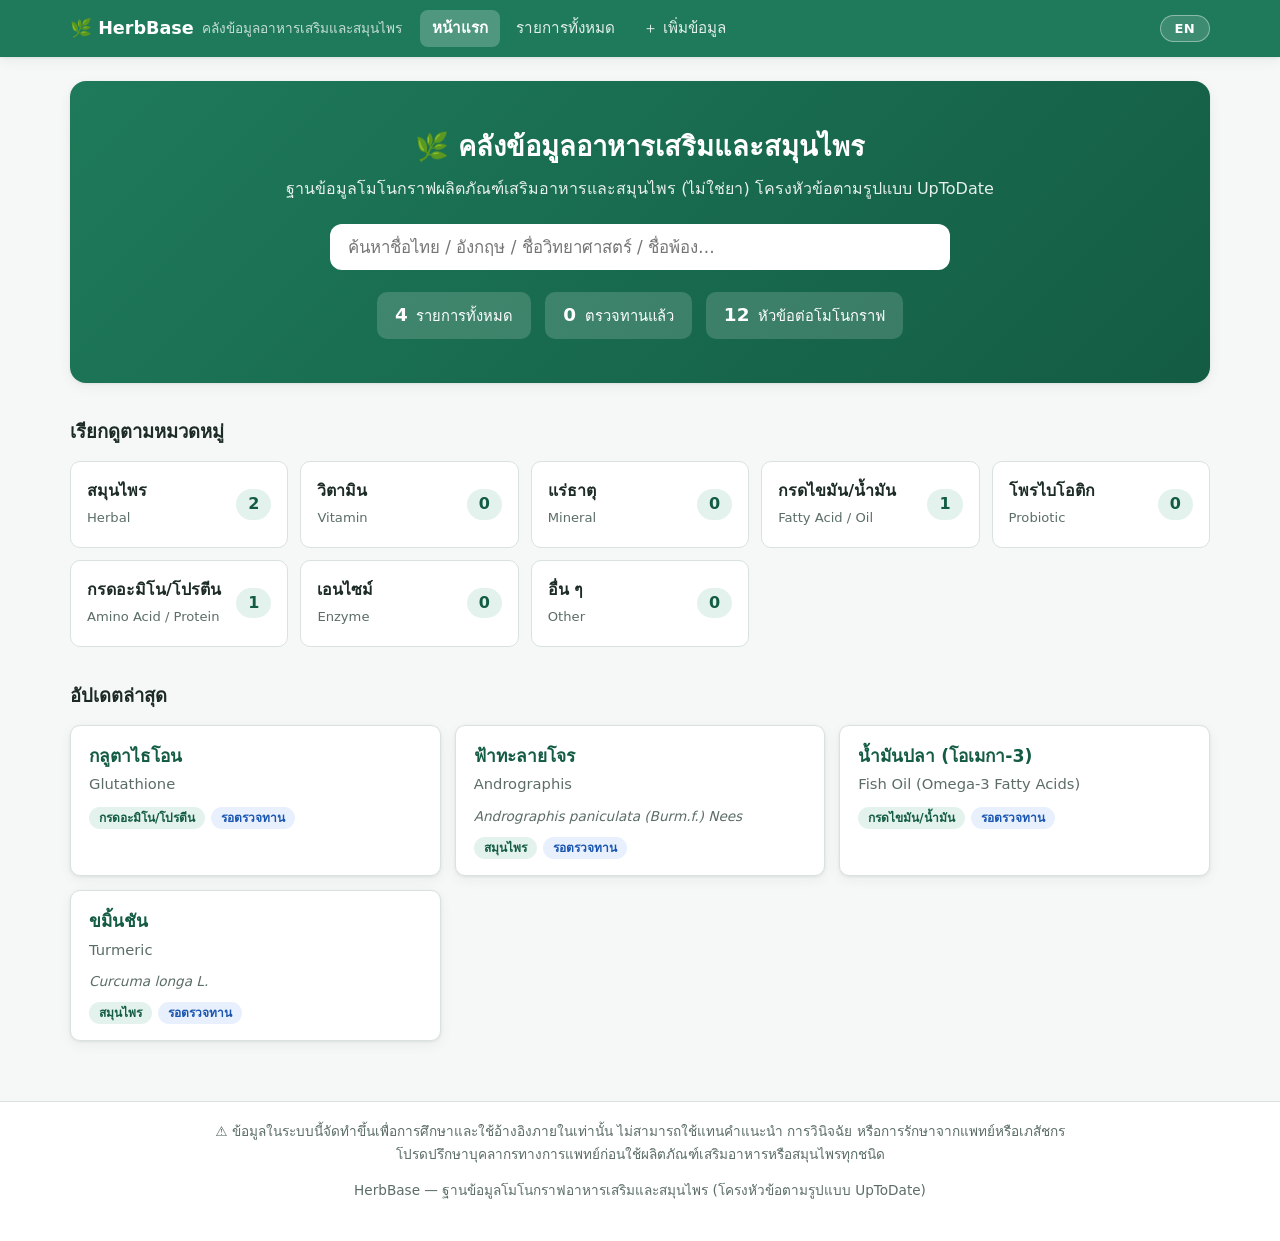
<file: index.html>
<!DOCTYPE html>
<html lang="th">
<head>
  <meta charset="utf-8">
  <meta name="viewport" content="width=device-width, initial-scale=1">
  <meta name="description" content="ฐานข้อมูลโมโนกราฟผลิตภัณฑ์เสริมอาหารและสมุนไพร (ไม่ใช่ยา) โครงหัวข้อตามรูปแบบ UpToDate">
  <title>คลังข้อมูลอาหารเสริมและสมุนไพร · HerbBase</title>
  <link rel="icon" href="data:image/svg+xml,<svg xmlns=%22http://www.w3.org/2000/svg%22 viewBox=%220 0 100 100%22><text y=%22.9em%22 font-size=%2290%22>🌿</text></svg>">
  <link rel="stylesheet" href="css/style.css">
</head>
<body>
  <header class="topbar">
    <div class="topbar-inner">
      <a class="brand-title" href="#/">🌿 HerbBase <span class="brand-tagline" data-i18n="brandTagline">คลังข้อมูลอาหารเสริมและสมุนไพร</span></a>
      <nav>
        <a href="#/" data-nav="home" data-i18n="navHome">หน้าแรก</a>
        <a href="#/list" data-nav="list" data-i18n="navList">รายการทั้งหมด</a>
        <a href="builder.html" data-nav="builder" data-i18n="navAdd">＋ เพิ่มข้อมูล</a>
      </nav>
      <button type="button" id="lang-toggle" class="lang-toggle" title="Thai / English">EN</button>
    </div>
  </header>

  <main id="app"></main>

  <footer class="site-footer">
    <p class="disclaimer" data-i18n="footerDisclaimer">
      ⚠️ ข้อมูลในระบบนี้จัดทำขึ้นเพื่อการศึกษาและใช้อ้างอิงภายในเท่านั้น
      ไม่สามารถใช้แทนคำแนะนำ การวินิจฉัย หรือการรักษาจากแพทย์หรือเภสัชกร
      โปรดปรึกษาบุคลากรทางการแพทย์ก่อนใช้ผลิตภัณฑ์เสริมอาหารหรือสมุนไพรทุกชนิด
    </p>
    <p data-i18n="footerLine">HerbBase — ฐานข้อมูลโมโนกราฟอาหารเสริมและสมุนไพร (โครงหัวข้อตามรูปแบบ UpToDate)</p>
  </footer>

  <script src="js/schema.js"></script>
  <script src="js/i18n.js"></script>
  <script src="js/registry.js"></script>
  <!-- data/manifest.js โหลดแบบกันแคชใน app.js เพื่อให้เพิ่มรายการใหม่แล้วเห็นทันที -->
  <script src="js/app.js"></script>
</body>
</html>
</file>
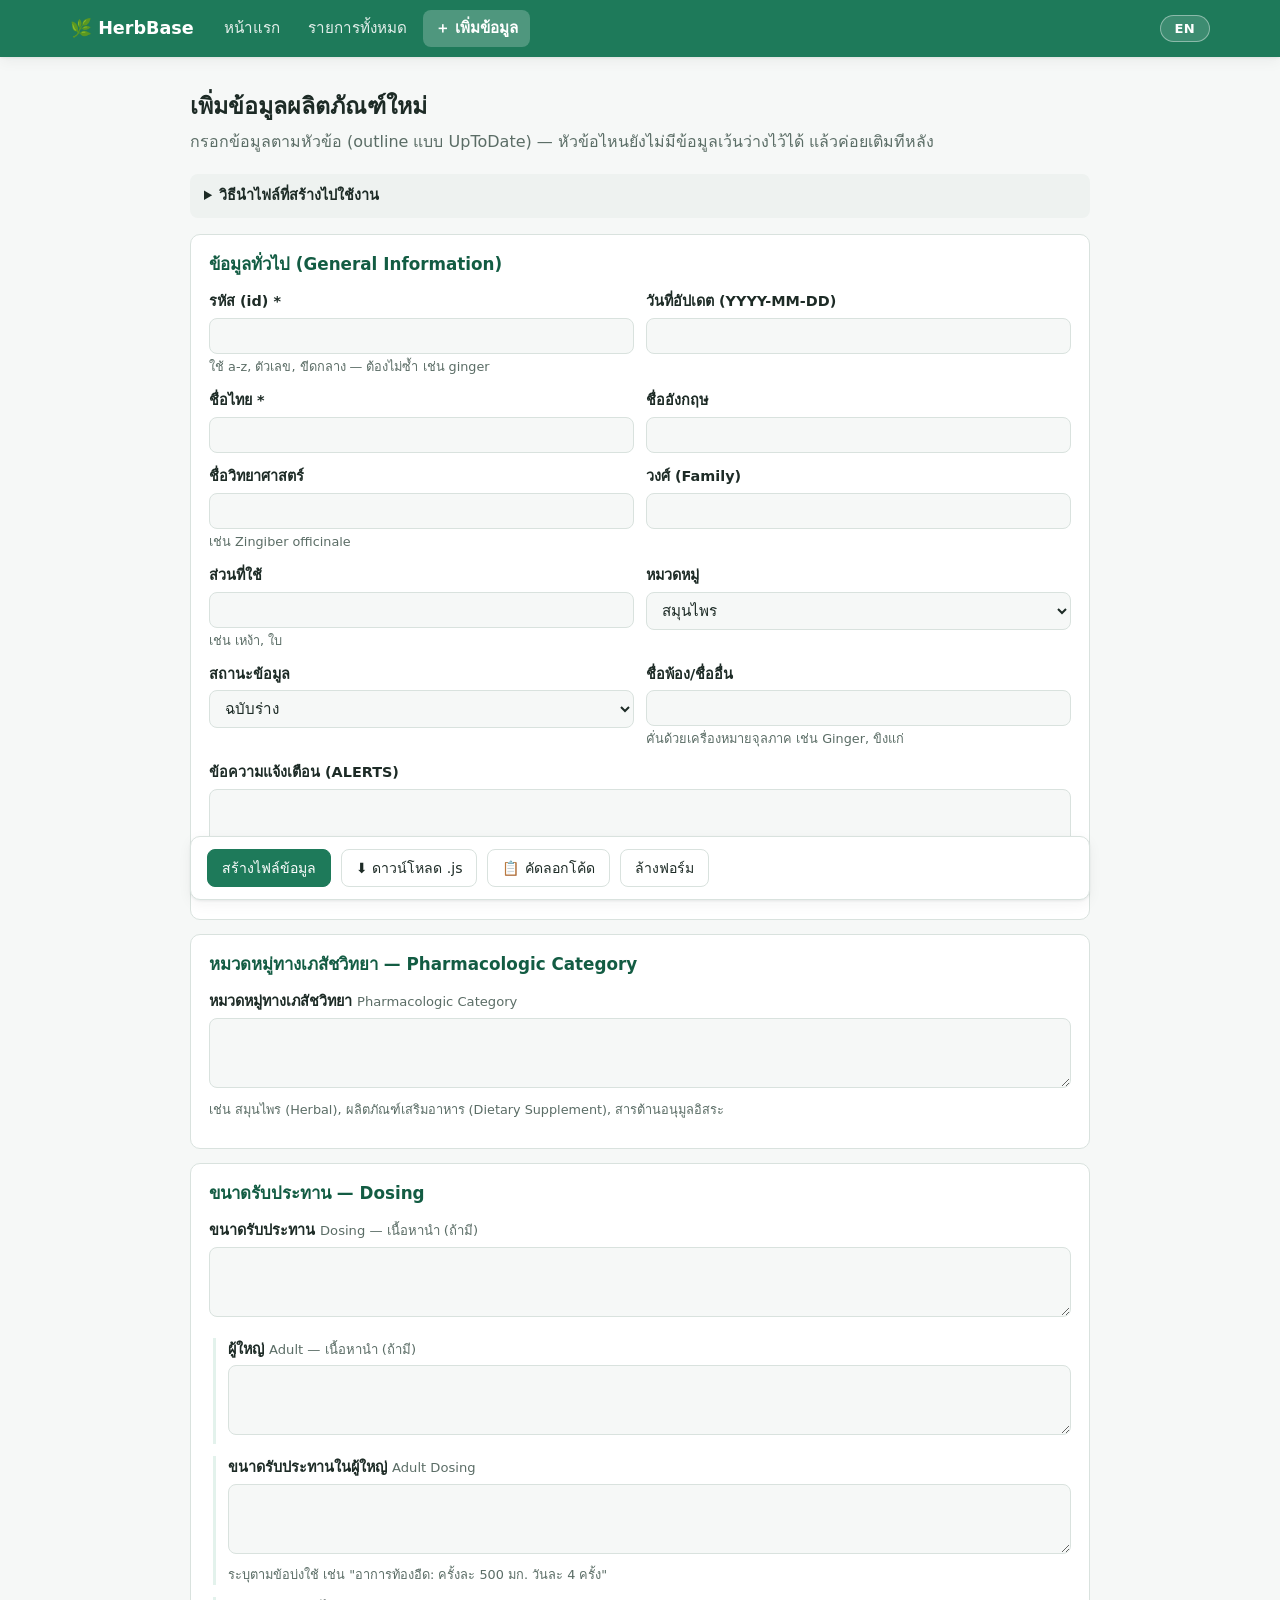
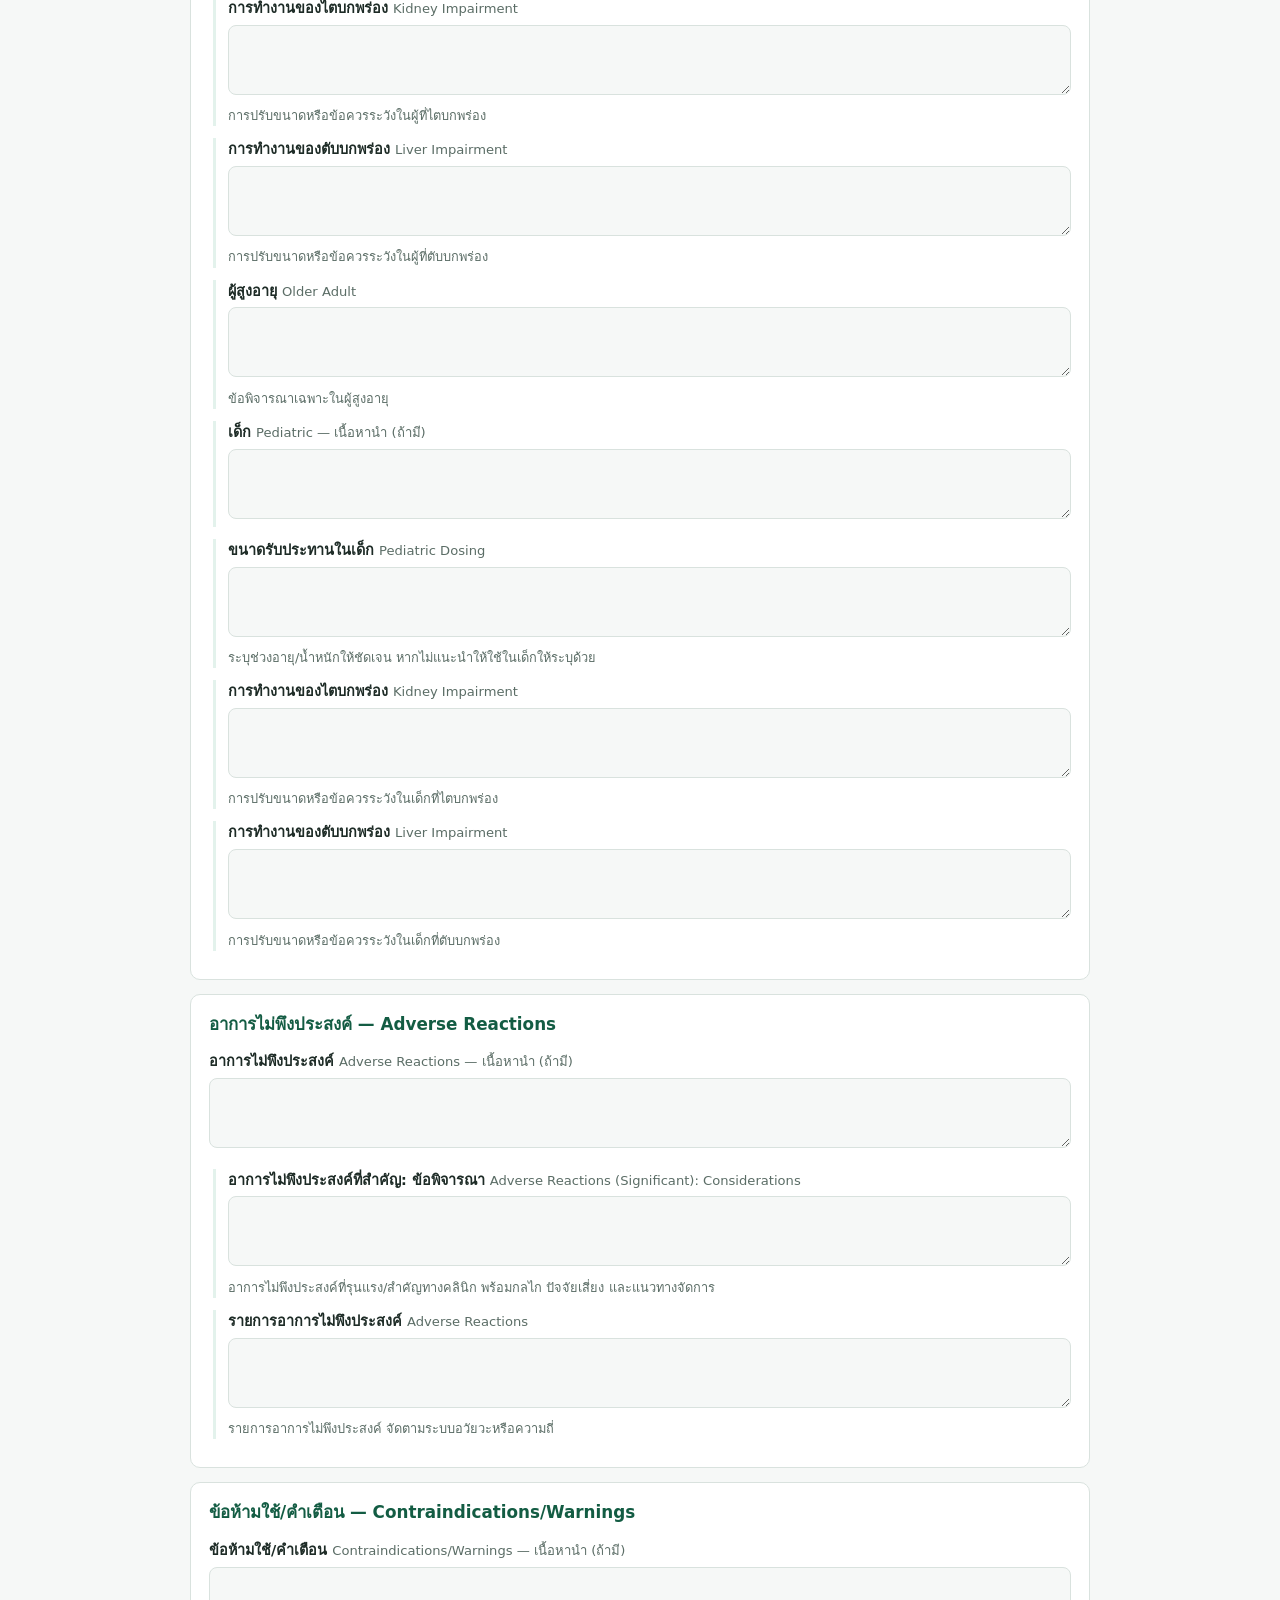
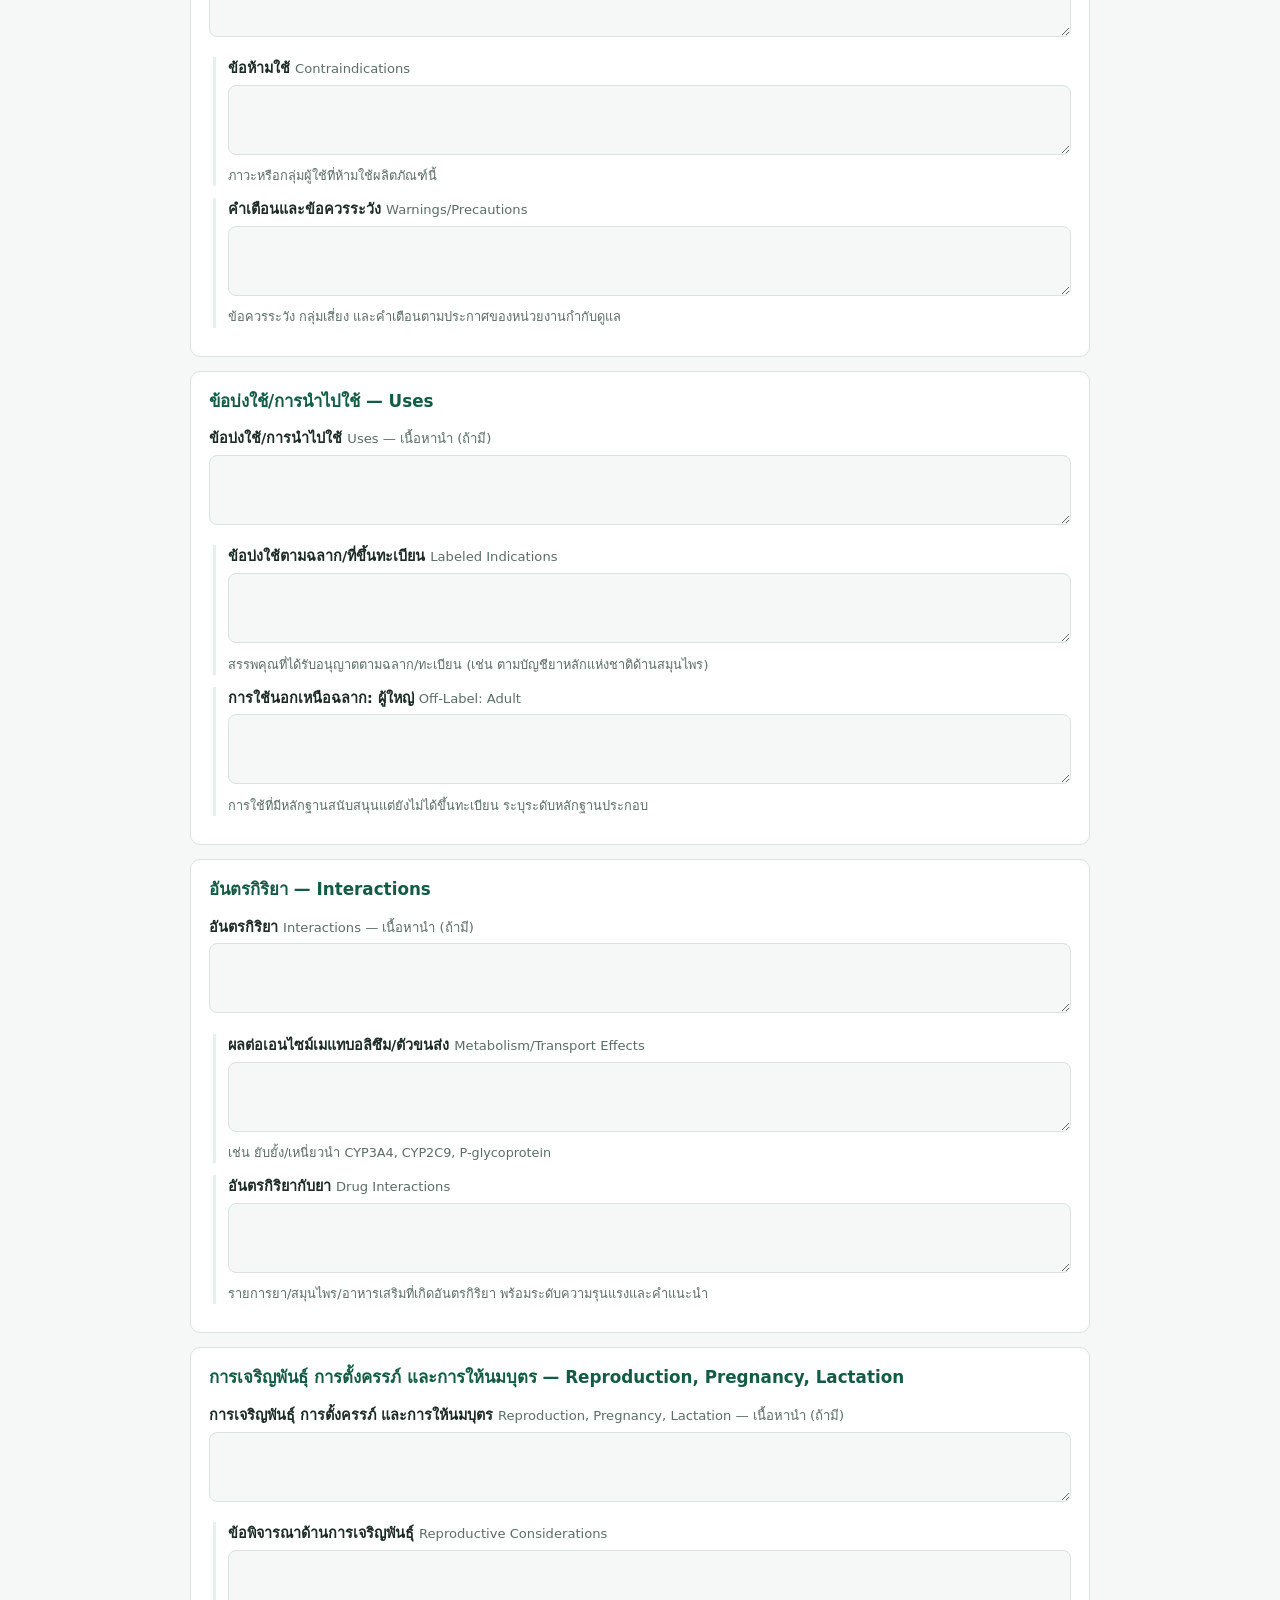
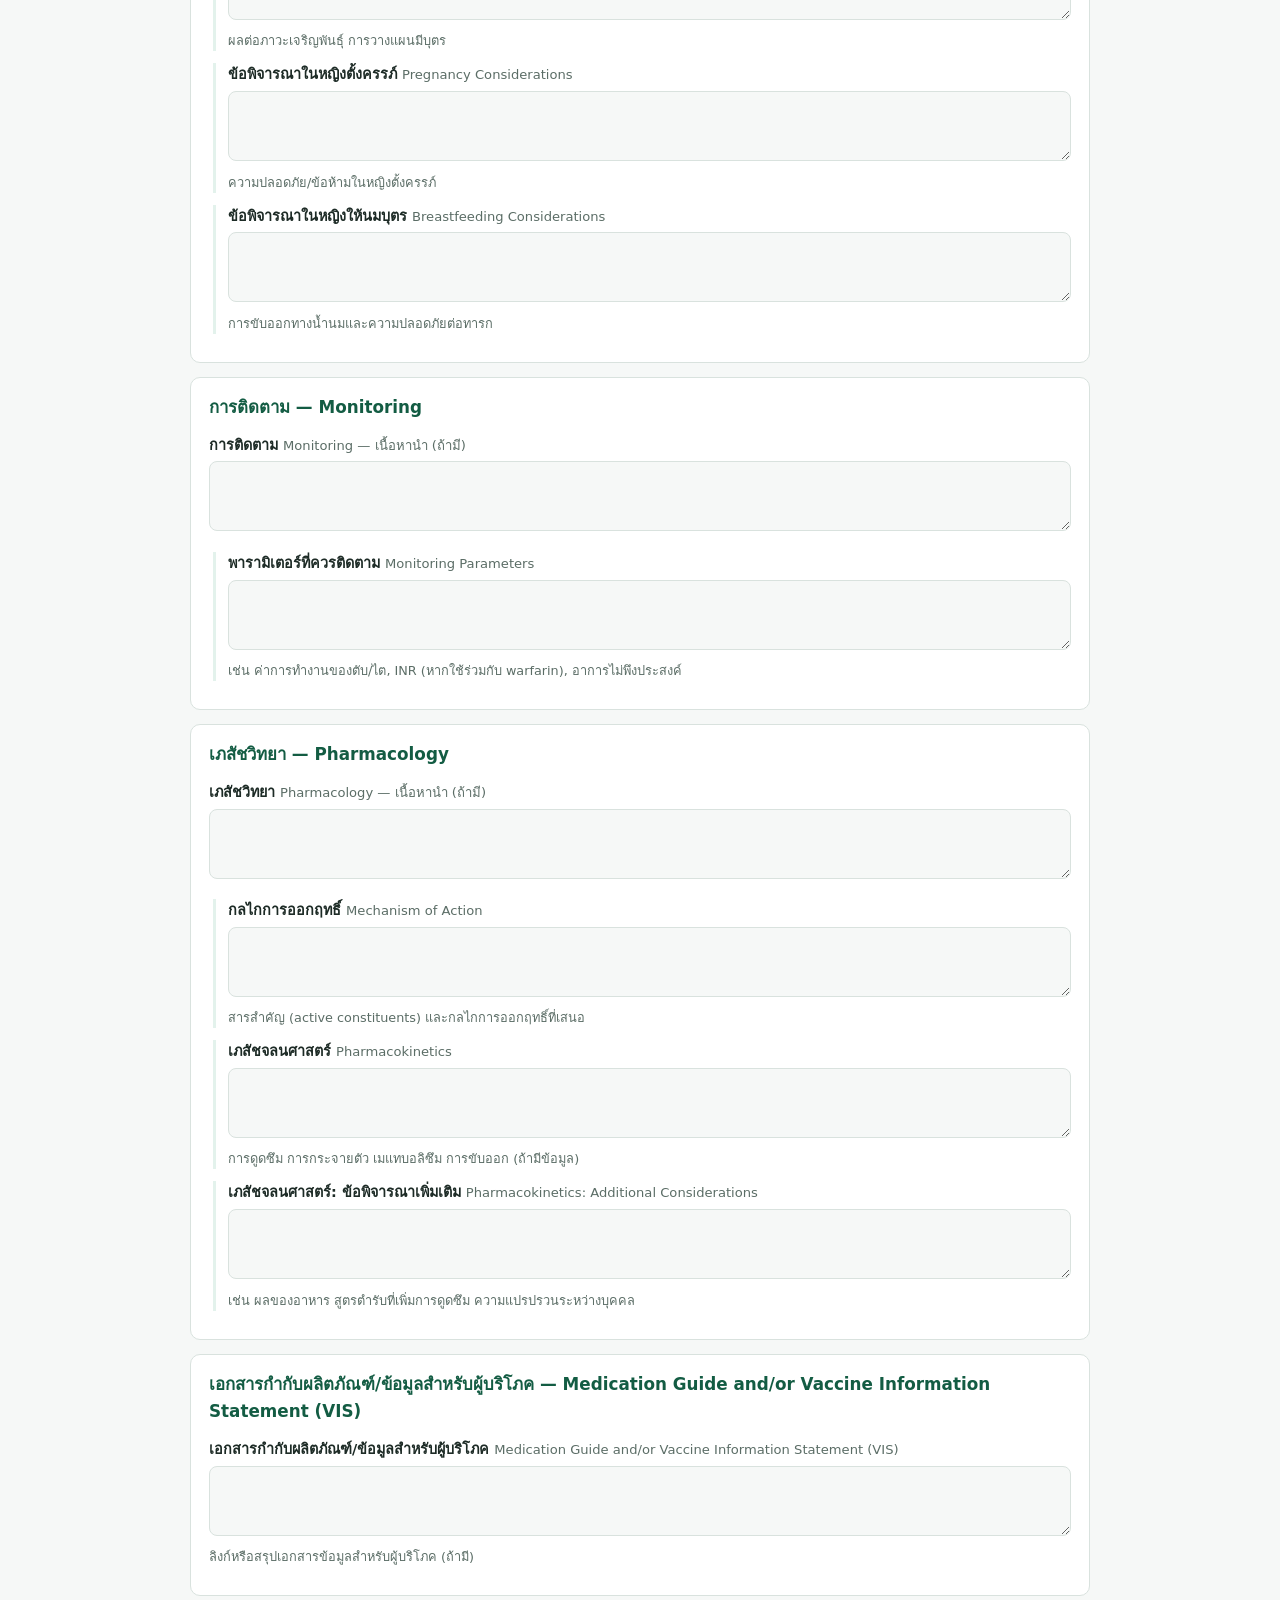
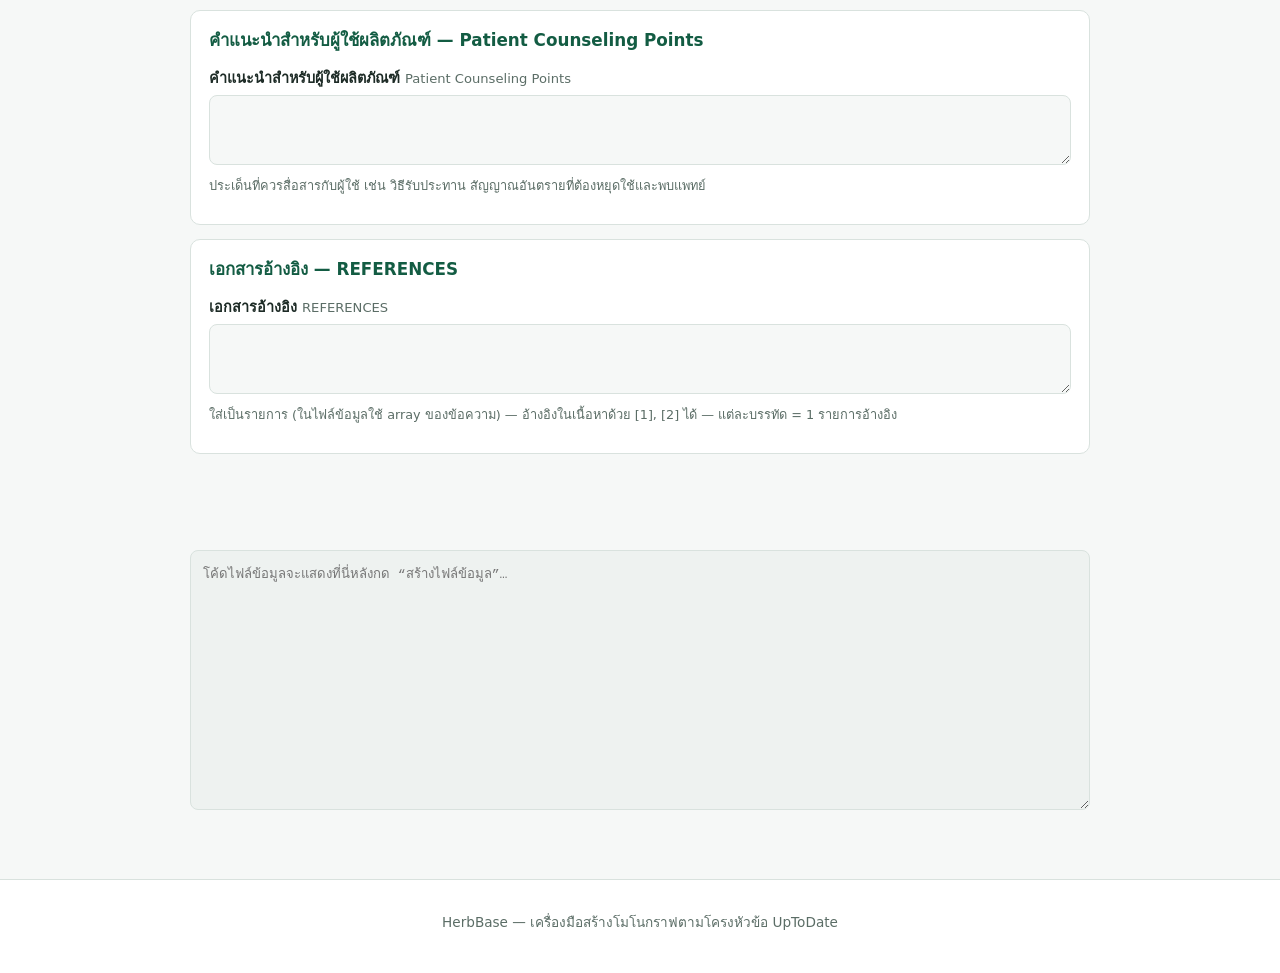
<file: builder.html>
<!DOCTYPE html>
<html lang="th">
<head>
  <meta charset="utf-8">
  <meta name="viewport" content="width=device-width, initial-scale=1">
  <title>เพิ่มข้อมูล · HerbBase</title>
  <link rel="icon" href="data:image/svg+xml,<svg xmlns=%22http://www.w3.org/2000/svg%22 viewBox=%220 0 100 100%22><text y=%22.9em%22 font-size=%2290%22>🌿</text></svg>">
  <link rel="stylesheet" href="css/style.css">
  <style>
    .builder-form { max-width: 900px; margin: 0 auto; }
    .form-group { background: var(--surface); border: 1px solid var(--border); border-radius: var(--radius); padding: 16px 18px; margin-bottom: 14px; }
    .form-group h2 { font-size: 1.05rem; margin: 0 0 12px; color: var(--brand-strong); }
    .field { margin-bottom: 12px; }
    .field label { display: block; font-weight: 600; font-size: 0.9rem; margin-bottom: 4px; }
    .field .en-lbl { color: var(--text-muted); font-weight: 400; font-size: 0.82rem; }
    .field .hint { color: var(--text-muted); font-size: 0.8rem; margin-top: 2px; }
    .field input, .field select, .field textarea {
      width: 100%; font-family: inherit; font-size: 0.95rem;
      padding: 8px 11px; border: 1px solid var(--border); border-radius: 8px;
      background: var(--bg); color: var(--text);
    }
    .field textarea { min-height: 70px; resize: vertical; line-height: 1.55; }
    .field.indent { border-left: 3px solid var(--brand-soft); padding-left: 12px; margin-left: 4px; }
    .row2 { display: grid; grid-template-columns: 1fr 1fr; gap: 12px; }
    @media (max-width: 640px){ .row2 { grid-template-columns: 1fr; } }
    .sticky-actions {
      position: sticky; bottom: 0; background: var(--surface); border: 1px solid var(--border);
      border-radius: var(--radius); padding: 12px 16px; margin-top: 16px;
      display: flex; gap: 10px; flex-wrap: wrap; align-items: center; box-shadow: var(--shadow);
    }
    .output-wrap { margin-top: 16px; }
    .output-wrap textarea {
      width: 100%; min-height: 260px; font-family: ui-monospace, 'SFMono-Regular', Menlo, Consolas, monospace;
      font-size: 0.82rem; padding: 12px; border: 1px solid var(--border); border-radius: 8px;
      background: var(--surface-2); color: var(--text);
    }
    .toast { color: var(--brand-strong); font-weight: 600; font-size: 0.9rem; }
    details.help { background: var(--surface-2); border-radius: 8px; padding: 10px 14px; margin-bottom: 16px; font-size: 0.9rem; }
    details.help summary { cursor: pointer; font-weight: 600; }
  </style>
</head>
<body>
  <header class="topbar">
    <div class="topbar-inner">
      <a class="brand-title" href="index.html#/">🌿 HerbBase</a>
      <nav>
        <a href="index.html#/" data-nav="home" data-i18n="navHome">หน้าแรก</a>
        <a href="index.html#/list" data-nav="list" data-i18n="navList">รายการทั้งหมด</a>
        <a href="builder.html" class="active" data-nav="builder" data-i18n="navAdd">＋ เพิ่มข้อมูล</a>
      </nav>
      <button type="button" id="lang-toggle" class="lang-toggle" title="Thai / English">EN</button>
    </div>
  </header>

  <main id="app">
    <div class="builder-form">
      <div class="page-head">
        <h1 data-i18n="bPageTitle">เพิ่มข้อมูลผลิตภัณฑ์ใหม่</h1>
        <p data-i18n="bPageSub">กรอกข้อมูลตามหัวข้อ (outline แบบ UpToDate) — หัวข้อไหนยังไม่มีข้อมูลเว้นว่างไว้ได้ แล้วค่อยเติมทีหลัง</p>
      </div>

      <details class="help">
        <summary data-i18n="bHelpSummary">วิธีนำไฟล์ที่สร้างไปใช้งาน</summary>
        <div id="help-body"></div>
      </details>

      <form id="mono-form"></form>

      <div class="sticky-actions">
        <button type="button" class="btn btn-primary" id="btn-generate" data-i18n="bGenerate">สร้างไฟล์ข้อมูล</button>
        <button type="button" class="btn" id="btn-download" data-i18n="bDownload">⬇ ดาวน์โหลด .js</button>
        <button type="button" class="btn" id="btn-copy" data-i18n="bCopy">📋 คัดลอกโค้ด</button>
        <button type="button" class="btn" id="btn-reset" data-i18n="bReset">ล้างฟอร์ม</button>
        <span class="toast" id="toast"></span>
      </div>

      <div class="output-wrap">
        <textarea id="output" readonly></textarea>
      </div>
    </div>
  </main>

  <footer class="site-footer">
    <p data-i18n="builderFooter">HerbBase — เครื่องมือสร้างโมโนกราฟตามโครงหัวข้อ UpToDate</p>
  </footer>

  <script src="js/schema.js"></script>
  <script src="js/i18n.js"></script>
  <script src="js/builder.js"></script>
</body>
</html>
</file>
<file: css/style.css>
/* ============================================================
   style.css — สไตล์หลักของแอปคลังข้อมูลอาหารเสริมและสมุนไพร
   รองรับโหมดสว่าง/มืดอัตโนมัติ และการพิมพ์โมโนกราฟ
   ============================================================ */

:root {
  --bg: #f6f8f7;
  --surface: #ffffff;
  --surface-2: #eef2f0;
  --text: #1d2b26;
  --text-muted: #5b6d66;
  --border: #d9e2de;
  --brand: #1e7a5a;
  --brand-strong: #135c43;
  --brand-soft: #e3f2ec;
  --accent: #b8860b;
  --danger: #b3261e;
  --danger-soft: #fdecea;
  --warn-soft: #fff6e0;
  --link: #14614a;
  --shadow: 0 1px 3px rgba(16, 40, 32, 0.08), 0 4px 14px rgba(16, 40, 32, 0.05);
  --radius: 10px;
}

@media (prefers-color-scheme: dark) {
  :root {
    --bg: #121a17;
    --surface: #1a2420;
    --surface-2: #22302a;
    --text: #e4ece8;
    --text-muted: #9db3aa;
    --border: #31423b;
    --brand: #4cc39a;
    --brand-strong: #6fd9b4;
    --brand-soft: #1d3a2f;
    --accent: #d9a827;
    --danger: #ff8a80;
    --danger-soft: #3a221f;
    --warn-soft: #3a3220;
    --link: #6fd9b4;
    --shadow: 0 1px 3px rgba(0, 0, 0, 0.4);
  }
}

* { box-sizing: border-box; }

html { scroll-behavior: smooth; }

body {
  margin: 0;
  background: var(--bg);
  color: var(--text);
  font-family: 'Noto Sans Thai', 'Sarabun', 'Leelawadee UI', 'Segoe UI', Tahoma, system-ui, sans-serif;
  font-size: 16px;
  line-height: 1.65;
}

a { color: var(--link); }

/* ---------- แถบด้านบน ---------- */
.topbar {
  position: sticky;
  top: 0;
  z-index: 50;
  background: var(--brand);
  color: #fff;
  box-shadow: var(--shadow);
}
.topbar-inner {
  max-width: 1180px;
  margin: 0 auto;
  padding: 10px 20px;
  display: flex;
  align-items: center;
  gap: 18px;
  flex-wrap: wrap;
}
.brand-title {
  font-size: 1.1rem;
  font-weight: 700;
  color: #fff;
  text-decoration: none;
  display: flex;
  align-items: center;
  gap: 8px;
  white-space: nowrap;
}
.topbar nav {
  display: flex;
  gap: 4px;
  flex-wrap: wrap;
}
.topbar nav a {
  color: rgba(255, 255, 255, 0.88);
  text-decoration: none;
  padding: 6px 12px;
  border-radius: 8px;
  font-size: 0.95rem;
}
.topbar nav a:hover { background: rgba(255, 255, 255, 0.14); color: #fff; }
.topbar nav a.active { background: rgba(255, 255, 255, 0.22); color: #fff; font-weight: 600; }

.brand-tagline { color: rgba(255, 255, 255, 0.75); font-weight: 400; font-size: 0.85rem; }
@media (max-width: 640px) { .brand-tagline { display: none; } }

.lang-toggle {
  margin-left: auto;
  font-family: inherit;
  font-size: 0.82rem;
  font-weight: 700;
  letter-spacing: 0.02em;
  color: #fff;
  background: rgba(255, 255, 255, 0.14);
  border: 1px solid rgba(255, 255, 255, 0.4);
  border-radius: 20px;
  padding: 5px 14px;
  cursor: pointer;
  white-space: nowrap;
  min-width: 46px;
}
.lang-toggle:hover { background: rgba(255, 255, 255, 0.26); }
.lang-toggle:focus-visible { outline: 2px solid #fff; outline-offset: 1px; }

/* ---------- โครงหน้า ---------- */
main#app {
  max-width: 1180px;
  margin: 0 auto;
  padding: 24px 20px 60px;
  min-height: 60vh;
}

.site-footer {
  border-top: 1px solid var(--border);
  background: var(--surface);
  color: var(--text-muted);
  font-size: 0.85rem;
  text-align: center;
  padding: 18px 20px 26px;
}
.site-footer .disclaimer {
  max-width: 860px;
  margin: 0 auto 6px;
}

/* ---------- หน้าแรก ---------- */
.hero {
  background: linear-gradient(135deg, var(--brand) 0%, var(--brand-strong) 100%);
  color: #fff;
  border-radius: 16px;
  padding: 44px 28px;
  text-align: center;
  box-shadow: var(--shadow);
}
.hero h1 { margin: 0 0 6px; font-size: 1.7rem; }
.hero p.subtitle { margin: 0 0 22px; opacity: 0.9; }

.search-wrap {
  position: relative;
  max-width: 620px;
  margin: 0 auto;
}
.search-input {
  width: 100%;
  padding: 13px 18px;
  font-size: 1.05rem;
  border: none;
  border-radius: 12px;
  outline: 3px solid transparent;
  font-family: inherit;
  color: #1d2b26;
  background: #fff;
}
.search-input:focus { outline-color: rgba(255, 255, 255, 0.55); }

.search-suggest {
  position: absolute;
  top: calc(100% + 6px);
  left: 0;
  right: 0;
  background: var(--surface);
  border: 1px solid var(--border);
  border-radius: 12px;
  box-shadow: var(--shadow);
  overflow: hidden;
  text-align: left;
  z-index: 40;
}
.search-suggest a {
  display: block;
  padding: 10px 16px;
  text-decoration: none;
  color: var(--text);
  border-bottom: 1px solid var(--border);
}
.search-suggest a:last-child { border-bottom: none; }
.search-suggest a:hover, .search-suggest a.kbd-active { background: var(--brand-soft); }
.search-suggest .s-name { font-weight: 600; }
.search-suggest .s-sub { font-size: 0.85rem; color: var(--text-muted); }

.stat-row {
  display: flex;
  gap: 14px;
  justify-content: center;
  margin-top: 22px;
  flex-wrap: wrap;
}
.stat-chip {
  background: rgba(255, 255, 255, 0.16);
  border-radius: 10px;
  padding: 8px 18px;
  font-size: 0.92rem;
}
.stat-chip b { font-size: 1.15rem; margin-right: 4px; }

.home-section { margin-top: 34px; }
.home-section h2 {
  font-size: 1.15rem;
  margin: 0 0 14px;
  color: var(--text);
}

.cat-grid {
  display: grid;
  grid-template-columns: repeat(auto-fill, minmax(200px, 1fr));
  gap: 12px;
}
.cat-card {
  background: var(--surface);
  border: 1px solid var(--border);
  border-radius: var(--radius);
  padding: 16px;
  text-decoration: none;
  color: var(--text);
  display: flex;
  justify-content: space-between;
  align-items: center;
  transition: border-color 0.15s, transform 0.15s;
}
.cat-card:hover { border-color: var(--brand); transform: translateY(-2px); }
.cat-card .cat-name { font-weight: 600; }
.cat-card .cat-sub { font-size: 0.82rem; color: var(--text-muted); }
.cat-card .cat-count {
  background: var(--brand-soft);
  color: var(--brand-strong);
  border-radius: 20px;
  padding: 2px 12px;
  font-weight: 700;
}

/* ---------- หน้ารายการ ---------- */
.page-head { margin: 6px 0 18px; }
.page-head h1 { font-size: 1.45rem; margin: 0 0 4px; }
.page-head p { margin: 0; color: var(--text-muted); }

.filter-bar {
  display: flex;
  gap: 10px;
  flex-wrap: wrap;
  align-items: center;
  background: var(--surface);
  border: 1px solid var(--border);
  border-radius: var(--radius);
  padding: 12px 14px;
  margin-bottom: 18px;
}
.filter-bar input[type="search"],
.filter-bar select {
  font-family: inherit;
  font-size: 0.95rem;
  padding: 8px 12px;
  border: 1px solid var(--border);
  border-radius: 8px;
  background: var(--bg);
  color: var(--text);
}
.filter-bar input[type="search"] { flex: 1 1 240px; min-width: 200px; }
.filter-bar .result-count { color: var(--text-muted); font-size: 0.9rem; margin-left: auto; }

.item-grid {
  display: grid;
  grid-template-columns: repeat(auto-fill, minmax(290px, 1fr));
  gap: 14px;
}
.item-card {
  background: var(--surface);
  border: 1px solid var(--border);
  border-radius: var(--radius);
  padding: 16px 18px;
  text-decoration: none;
  color: var(--text);
  display: block;
  transition: border-color 0.15s, transform 0.15s;
  box-shadow: var(--shadow);
}
.item-card:hover { border-color: var(--brand); transform: translateY(-2px); }
.item-card h3 { margin: 0 0 2px; font-size: 1.08rem; color: var(--brand-strong); }
.item-card .en-name { color: var(--text-muted); font-size: 0.92rem; margin: 0 0 8px; }
.item-card .sci-name { font-style: italic; font-size: 0.85rem; color: var(--text-muted); }
.badge-row { display: flex; gap: 6px; margin-top: 10px; flex-wrap: wrap; }

.badge {
  display: inline-block;
  font-size: 0.75rem;
  border-radius: 20px;
  padding: 2px 10px;
  font-weight: 600;
  line-height: 1.5;
}
.badge-cat { background: var(--brand-soft); color: var(--brand-strong); }
.status-draft { background: var(--warn-soft); color: #8a6d00; }
.status-review { background: #e8f0fe; color: #1a56b0; }
.status-complete { background: var(--brand-soft); color: var(--brand-strong); }
@media (prefers-color-scheme: dark) {
  .status-draft { background: #3a3220; color: #e8c96a; }
  .status-review { background: #1e2c44; color: #8ab4f8; }
}

.empty-state {
  text-align: center;
  color: var(--text-muted);
  padding: 50px 20px;
  background: var(--surface);
  border: 1px dashed var(--border);
  border-radius: var(--radius);
}

/* ---------- หน้าโมโนกราฟ ---------- */
.mono-layout {
  display: grid;
  grid-template-columns: 270px minmax(0, 1fr);
  gap: 24px;
  align-items: start;
}
@media (max-width: 900px) {
  .mono-layout { grid-template-columns: 1fr; }
}

.mono-toc {
  position: sticky;
  top: 70px;
  background: var(--surface);
  border: 1px solid var(--border);
  border-radius: var(--radius);
  padding: 14px 6px 14px 14px;
  max-height: calc(100vh - 96px);
  overflow-y: auto;
  font-size: 0.88rem;
}
@media (max-width: 900px) {
  .mono-toc { position: static; max-height: 300px; }
}
.mono-toc .toc-title {
  font-weight: 700;
  color: var(--text-muted);
  font-size: 0.8rem;
  text-transform: uppercase;
  letter-spacing: 0.06em;
  margin-bottom: 8px;
}
.mono-toc ul { list-style: none; margin: 0; padding: 0; }
.mono-toc ul ul { padding-left: 14px; }
.mono-toc li { margin: 1px 0; }
.mono-toc a {
  display: block;
  padding: 4px 8px;
  border-radius: 6px;
  text-decoration: none;
  color: var(--text);
  cursor: pointer;
}
.mono-toc a:hover { background: var(--surface-2); }
.mono-toc a.active { background: var(--brand-soft); color: var(--brand-strong); font-weight: 600; }
.mono-toc a.toc-empty { color: var(--text-muted); opacity: 0.62; }
.mono-toc a .toc-en { display: block; }
.mono-toc a .toc-th { display: block; font-size: 0.78rem; color: var(--text-muted); }

/* หัวเรื่องโมโนกราฟ */
.mono-header {
  background: var(--surface);
  border: 1px solid var(--border);
  border-radius: var(--radius);
  padding: 20px 24px;
  margin-bottom: 16px;
  box-shadow: var(--shadow);
}
.mono-header h1 { margin: 0; font-size: 1.55rem; color: var(--brand-strong); }
.mono-header .mono-en { font-size: 1.05rem; color: var(--text-muted); margin: 2px 0 0; }
.mono-header .mono-sci { font-style: italic; color: var(--text-muted); margin: 6px 0 0; font-size: 0.95rem; }
.mono-meta {
  display: flex;
  gap: 14px;
  flex-wrap: wrap;
  margin-top: 12px;
  font-size: 0.88rem;
  color: var(--text-muted);
}
.mono-meta .meta-item b { color: var(--text); font-weight: 600; }

.mono-toolbar {
  display: flex;
  gap: 8px;
  flex-wrap: wrap;
  margin: 0 0 16px;
}
.btn {
  font-family: inherit;
  font-size: 0.88rem;
  padding: 7px 14px;
  border-radius: 8px;
  border: 1px solid var(--border);
  background: var(--surface);
  color: var(--text);
  cursor: pointer;
}
.btn:hover { border-color: var(--brand); color: var(--brand-strong); }
.btn.btn-primary { background: var(--brand); border-color: var(--brand); color: #fff; }
.btn.btn-primary:hover { background: var(--brand-strong); }

/* แบนเนอร์แจ้งเตือน */
.alert-banner {
  background: var(--danger-soft);
  border: 1px solid var(--danger);
  border-left-width: 6px;
  border-radius: var(--radius);
  padding: 14px 18px;
  margin-bottom: 16px;
}
.alert-banner .alert-title {
  color: var(--danger);
  font-weight: 700;
  margin: 0 0 6px;
  display: flex;
  align-items: center;
  gap: 8px;
}
.alert-banner ul { margin: 0; padding-left: 22px; }

/* Section ของโมโนกราฟ */
.mono-section {
  background: var(--surface);
  border: 1px solid var(--border);
  border-radius: var(--radius);
  margin-bottom: 14px;
  overflow: hidden;
  scroll-margin-top: 76px;
}
.mono-section.section-alert { border-left: 5px solid var(--danger); }

.sec-head {
  width: 100%;
  display: flex;
  align-items: center;
  gap: 10px;
  padding: 13px 18px;
  background: transparent;
  border: none;
  cursor: pointer;
  text-align: left;
  font-family: inherit;
  color: var(--text);
}
.sec-head:hover { background: var(--surface-2); }
.sec-head .sec-en { font-size: 1.05rem; font-weight: 700; color: var(--brand-strong); }
.section-alert .sec-head .sec-en { color: var(--danger); }
.sec-head .sec-th { font-size: 0.85rem; color: var(--text-muted); font-weight: 400; }
.sec-head .sec-caret {
  margin-left: auto;
  transition: transform 0.18s;
  color: var(--text-muted);
  flex-shrink: 0;
}
.mono-section.collapsed .sec-caret { transform: rotate(-90deg); }
.sec-body { padding: 2px 20px 16px; border-top: 1px solid var(--border); }
.mono-section.collapsed .sec-body { display: none; }

.subsection { margin-top: 14px; scroll-margin-top: 76px; }
.subsection > h3, .subsection > h4 {
  margin: 0 0 6px;
  color: var(--text);
}
.subsection > h3 { font-size: 1rem; }
.subsection > h4 { font-size: 0.94rem; }
.subsection .sub-th { font-weight: 400; color: var(--text-muted); font-size: 0.85rem; margin-left: 6px; }

.content-subhead {
  margin: 14px 0 4px;
  font-size: 0.94rem;
  color: var(--brand-strong);
}
.sec-body p { margin: 8px 0; }
.sec-body ul, .sec-body ol { margin: 8px 0; padding-left: 26px; }
.sec-body li { margin: 3px 0; }

.content-note {
  background: var(--warn-soft);
  border-radius: 8px;
  padding: 10px 14px;
  margin: 10px 0;
  font-size: 0.92rem;
}
@media (prefers-color-scheme: dark) {
  .content-note { background: #3a3220; }
}

.content-table-wrap { overflow-x: auto; margin: 10px 0; }
.content-table { border-collapse: collapse; width: 100%; font-size: 0.92rem; }
.content-table th, .content-table td {
  border: 1px solid var(--border);
  padding: 7px 12px;
  text-align: left;
  vertical-align: top;
}
.content-table th { background: var(--surface-2); }

.empty-note {
  color: var(--text-muted);
  font-style: italic;
  font-size: 0.9rem;
  margin: 8px 0;
  opacity: 0.75;
}

.ref-link {
  color: var(--link);
  text-decoration: none;
  font-size: 0.8em;
  vertical-align: super;
  cursor: pointer;
  font-weight: 600;
}
.ref-link:hover { text-decoration: underline; }

ol.refs { padding-left: 26px; font-size: 0.92rem; }
ol.refs li { margin: 6px 0; scroll-margin-top: 90px; }
ol.refs li:target { background: var(--brand-soft); border-radius: 6px; }

.back-row { margin-bottom: 12px; }
.back-row a { text-decoration: none; font-size: 0.92rem; }

/* ---------- ตัวช่วยทั่วไป ---------- */
.muted { color: var(--text-muted); }
.nowrap { white-space: nowrap; }

/* ---------- โหมดพิมพ์ ---------- */
@media print {
  .topbar, .mono-toc, .mono-toolbar, .site-footer, .back-row, .search-wrap { display: none !important; }
  body { background: #fff; color: #000; font-size: 12px; }
  main#app { max-width: none; padding: 0; }
  .mono-layout { display: block; }
  .mono-section, .mono-header { box-shadow: none; border-color: #bbb; break-inside: avoid-page; }
  .mono-section.collapsed .sec-body { display: block; }
  .sec-head { cursor: default; }
  .sec-caret { display: none; }
}
</file>
